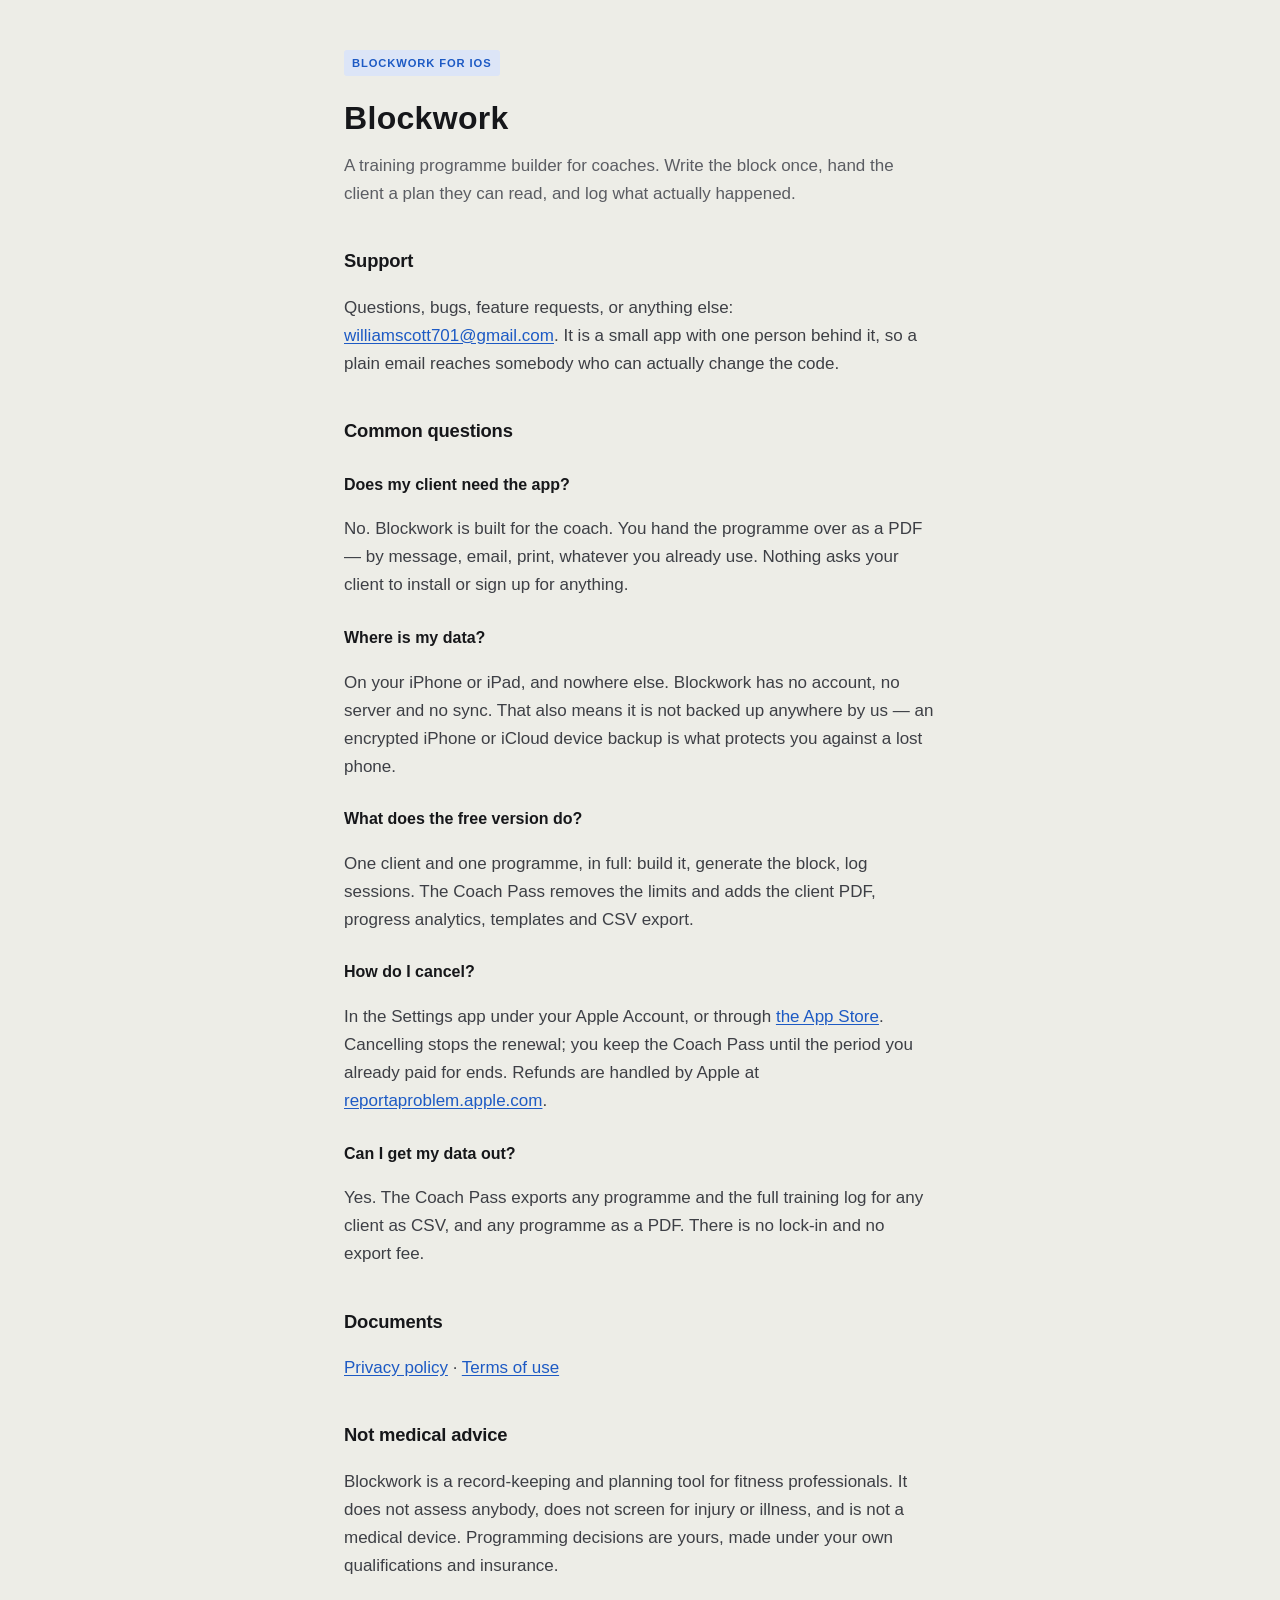
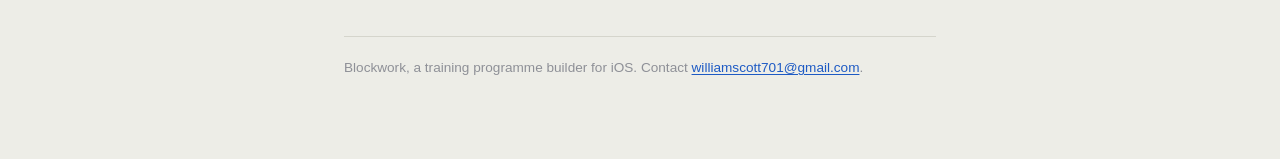
<file: index.html>
<!doctype html>
<html lang="en">
<head>
<meta charset="utf-8">
<meta name="viewport" content="width=device-width, initial-scale=1">
<title>Blockwork — Support</title>
<meta name="description" content="Support, privacy policy and terms of use for Blockwork, a training programme builder for personal trainers.">
<link rel="stylesheet" href="style.css">
<meta name="apple-itunes-app" content="app-id=6821267444">
<meta property="og:title" content="Blockwork — Support">
<meta property="og:description" content="Support, privacy policy and terms of use for Blockwork, a training programme builder for personal trainers.">
<meta property="og:type" content="website">
<meta property="og:url" content="https://williamscott701.github.io/blockwork-support/">
</head>
<body>
<span class="tag">Blockwork for iOS</span>
<h1>Blockwork</h1>
<p class="sub">A training programme builder for coaches. Write the block once,
hand the client a plan they can read, and log what actually happened.</p>

<h2>Support</h2>
<p>Questions, bugs, feature requests, or anything else:
<a href="mailto:williamscott701@gmail.com?subject=Blockwork">williamscott701@gmail.com</a>.
It is a small app with one person behind it, so a plain email reaches
somebody who can actually change the code.</p>

<h2>Common questions</h2>

<h3>Does my client need the app?</h3>
<p>No. Blockwork is built for the coach. You hand the programme over as a PDF —
by message, email, print, whatever you already use. Nothing asks your client to
install or sign up for anything.</p>

<h3>Where is my data?</h3>
<p>On your iPhone or iPad, and nowhere else. Blockwork has no account, no server
and no sync. That also means it is not backed up anywhere by us — an encrypted
iPhone or iCloud device backup is what protects you against a lost phone.</p>

<h3>What does the free version do?</h3>
<p>One client and one programme, in full: build it, generate the block, log
sessions. The Coach Pass removes the limits and adds the client PDF, progress analytics,
templates and CSV export.</p>

<h3>How do I cancel?</h3>
<p>In the Settings app under your Apple Account, or through
<a href="https://apps.apple.com/account/subscriptions">the App Store</a>.
Cancelling stops the renewal; you keep the Coach Pass until the period you already paid for
ends. Refunds are handled by Apple at
<a href="https://reportaproblem.apple.com">reportaproblem.apple.com</a>.</p>

<h3>Can I get my data out?</h3>
<p>Yes. The Coach Pass exports any programme and the full training log for any client as
CSV, and any programme as a PDF. There is no lock-in and no export fee.</p>

<h2>Documents</h2>
<p><a href="privacy.html">Privacy policy</a> &middot;
<a href="terms.html">Terms of use</a></p>

<h2>Not medical advice</h2>
<p>Blockwork is a record-keeping and planning tool for fitness professionals. It
does not assess anybody, does not screen for injury or illness, and is not a
medical device. Programming decisions are yours, made under your own
qualifications and insurance.</p>

<footer>Blockwork, a training programme builder for iOS.
Contact <a href="mailto:williamscott701@gmail.com">williamscott701@gmail.com</a>.</footer>
</body>
</html>
</file>
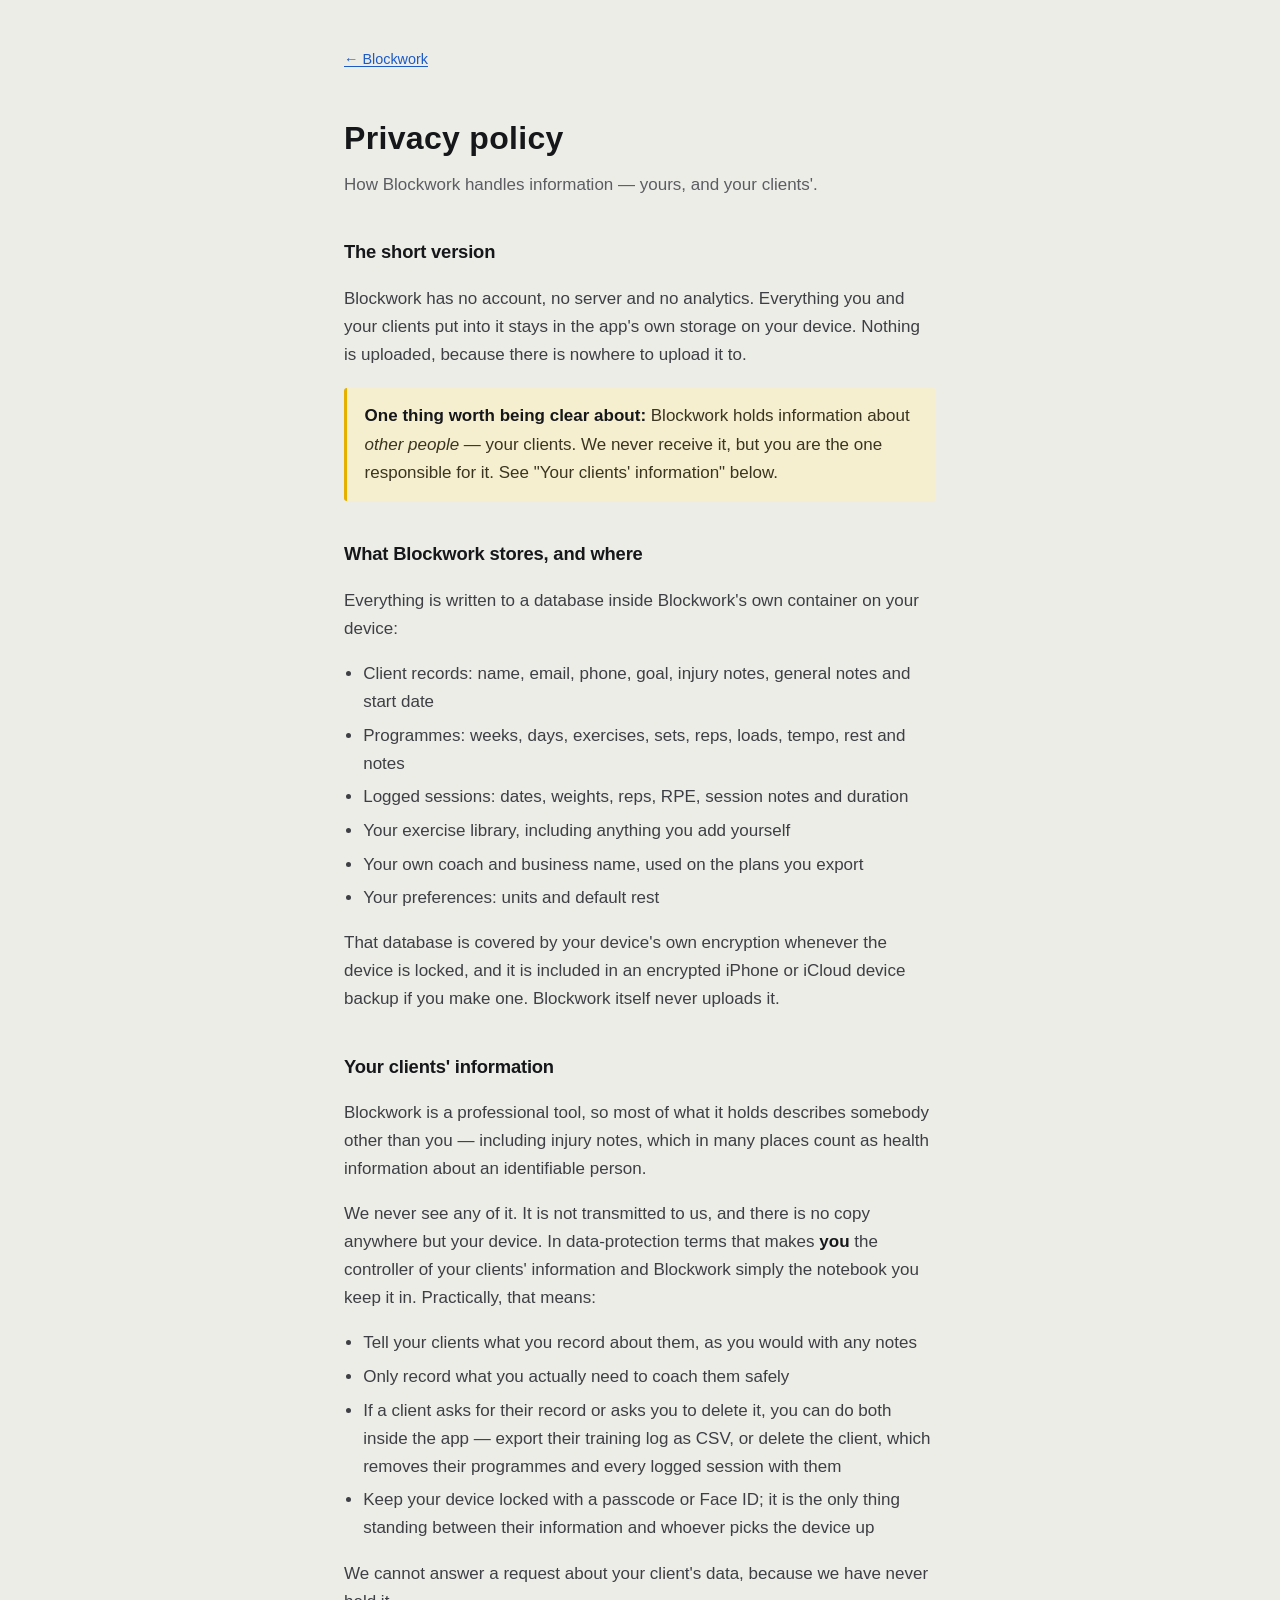
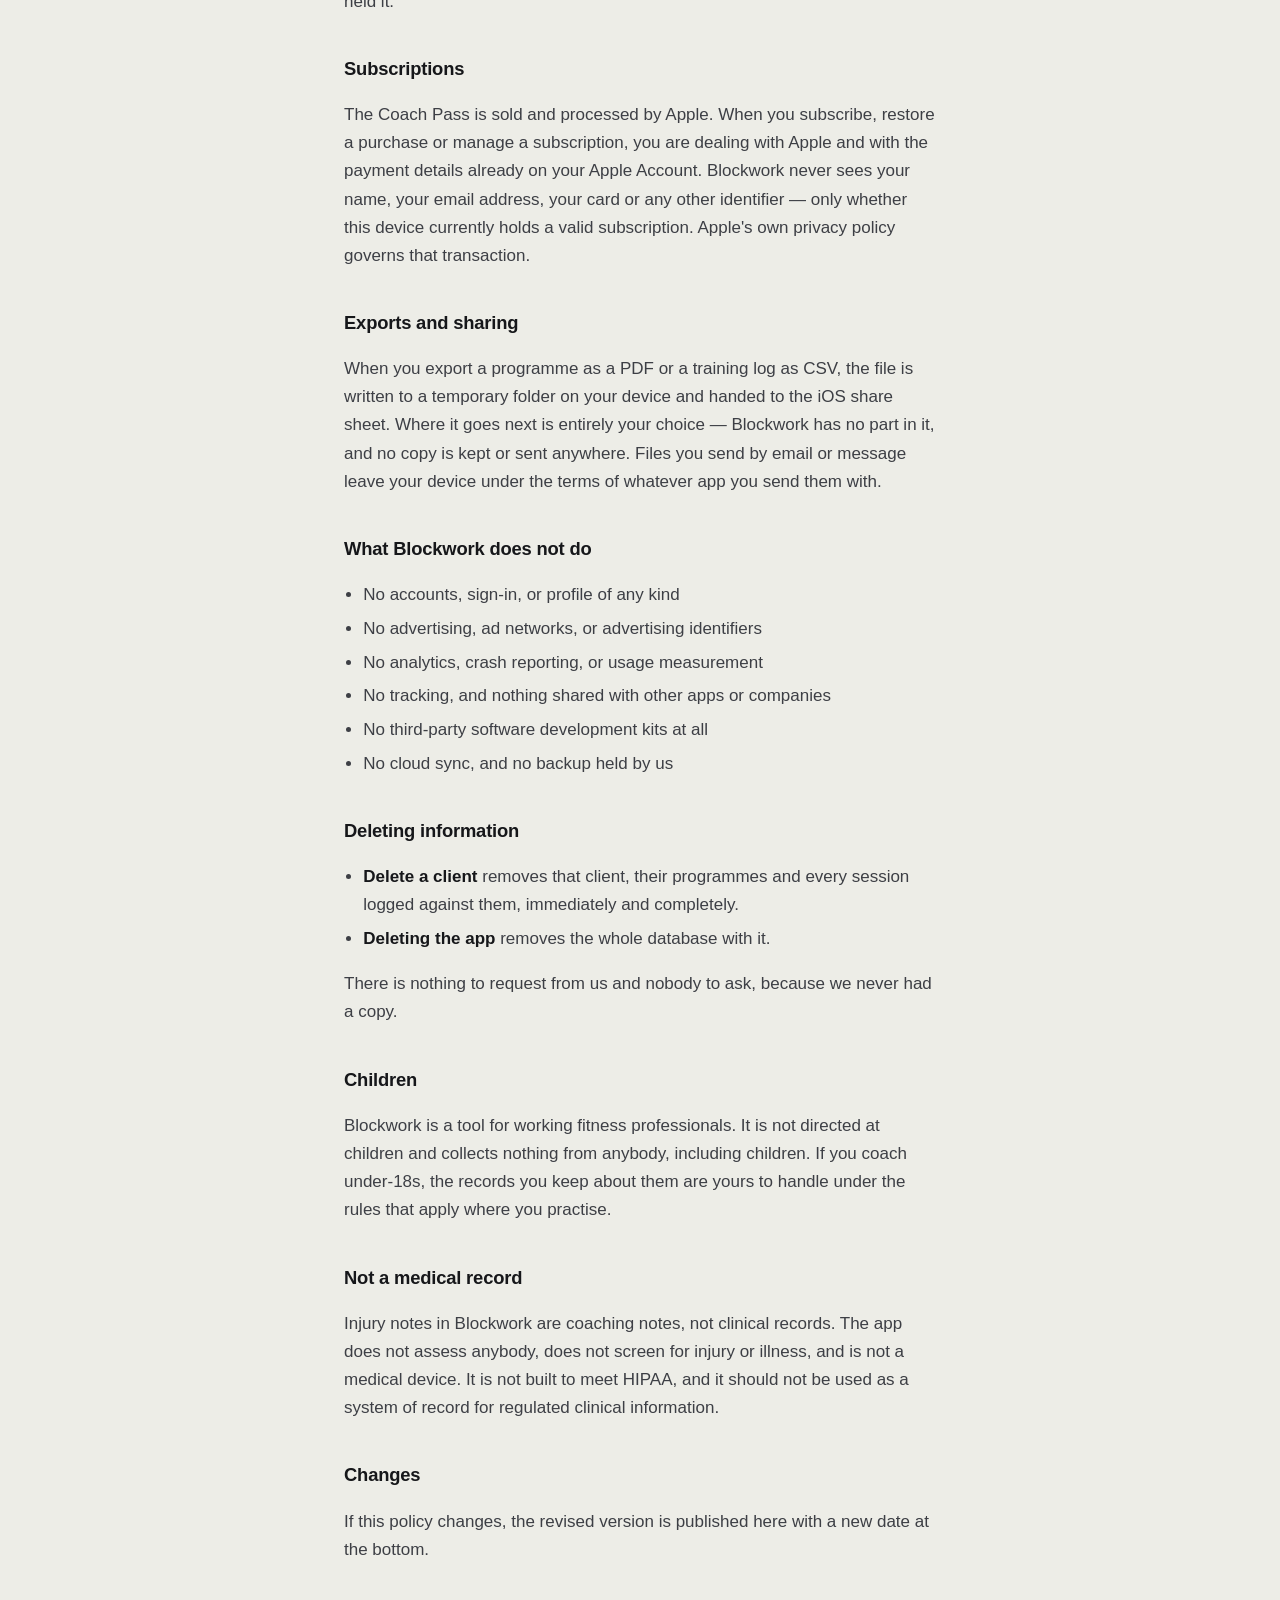
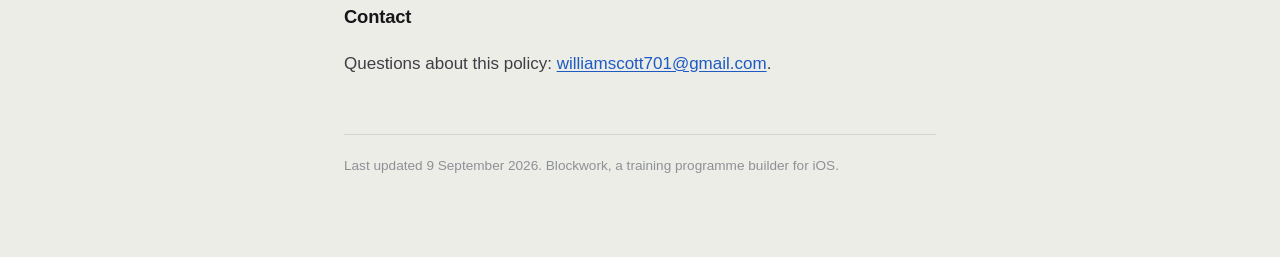
<file: privacy.html>
<!doctype html>
<html lang="en">
<head>
<meta charset="utf-8">
<meta name="viewport" content="width=device-width, initial-scale=1">
<title>Blockwork — Privacy policy</title>
<link rel="stylesheet" href="style.css">
<meta name="apple-itunes-app" content="app-id=6821267444">
<meta name="description" content="How Blockwork handles information — yours, and your clients&#x27;.">
<meta property="og:title" content="Blockwork — Privacy policy">
<meta property="og:description" content="How Blockwork handles information — yours, and your clients&#x27;.">
<meta property="og:type" content="website">
<meta property="og:url" content="https://williamscott701.github.io/blockwork-support/privacy.html">
</head>
<body>
<nav><a href="index.html">&larr; Blockwork</a></nav>
<h1>Privacy policy</h1>
<p class="sub">How Blockwork handles information — yours, and your clients'.</p>

<h2>The short version</h2>
<p>Blockwork has no account, no server and no analytics. Everything you and your
clients put into it stays in the app's own storage on your device. Nothing is
uploaded, because there is nowhere to upload it to.</p>

<div class="callout">
<p><strong>One thing worth being clear about:</strong> Blockwork holds
information about <em>other people</em> — your clients. We never receive it,
but you are the one responsible for it. See "Your clients' information" below.</p>
</div>

<h2>What Blockwork stores, and where</h2>
<p>Everything is written to a database inside Blockwork's own container on your
device:</p>
<ul>
  <li>Client records: name, email, phone, goal, injury notes, general notes and start date</li>
  <li>Programmes: weeks, days, exercises, sets, reps, loads, tempo, rest and notes</li>
  <li>Logged sessions: dates, weights, reps, RPE, session notes and duration</li>
  <li>Your exercise library, including anything you add yourself</li>
  <li>Your own coach and business name, used on the plans you export</li>
  <li>Your preferences: units and default rest</li>
</ul>
<p>That database is covered by your device's own encryption whenever the device
is locked, and it is included in an encrypted iPhone or iCloud device backup if
you make one. Blockwork itself never uploads it.</p>

<h2>Your clients' information</h2>
<p>Blockwork is a professional tool, so most of what it holds describes somebody
other than you — including injury notes, which in many places count as health
information about an identifiable person.</p>
<p>We never see any of it. It is not transmitted to us, and there is no copy
anywhere but your device. In data-protection terms that makes <strong>you</strong>
the controller of your clients' information and Blockwork simply the notebook
you keep it in. Practically, that means:</p>
<ul>
  <li>Tell your clients what you record about them, as you would with any notes</li>
  <li>Only record what you actually need to coach them safely</li>
  <li>If a client asks for their record or asks you to delete it, you can do
      both inside the app — export their training log as CSV, or delete the
      client, which removes their programmes and every logged session with them</li>
  <li>Keep your device locked with a passcode or Face ID; it is the only thing
      standing between their information and whoever picks the device up</li>
</ul>
<p>We cannot answer a request about your client's data, because we have never
held it.</p>

<h2>Subscriptions</h2>
<p>The Coach Pass is sold and processed by Apple. When you subscribe, restore a
purchase or manage a subscription, you are dealing with Apple and with the
payment details already on your Apple Account. Blockwork never sees your name,
your email address, your card or any other identifier — only whether this device
currently holds a valid subscription. Apple's own privacy policy governs that
transaction.</p>

<h2>Exports and sharing</h2>
<p>When you export a programme as a PDF or a training log as CSV, the file is
written to a temporary folder on your device and handed to the iOS share sheet.
Where it goes next is entirely your choice — Blockwork has no part in it, and no
copy is kept or sent anywhere. Files you send by email or message leave your
device under the terms of whatever app you send them with.</p>

<h2>What Blockwork does not do</h2>
<ul>
  <li>No accounts, sign-in, or profile of any kind</li>
  <li>No advertising, ad networks, or advertising identifiers</li>
  <li>No analytics, crash reporting, or usage measurement</li>
  <li>No tracking, and nothing shared with other apps or companies</li>
  <li>No third-party software development kits at all</li>
  <li>No cloud sync, and no backup held by us</li>
</ul>

<h2>Deleting information</h2>
<ul>
  <li><strong>Delete a client</strong> removes that client, their programmes and
      every session logged against them, immediately and completely.</li>
  <li><strong>Deleting the app</strong> removes the whole database with it.</li>
</ul>
<p>There is nothing to request from us and nobody to ask, because we never had a
copy.</p>

<h2>Children</h2>
<p>Blockwork is a tool for working fitness professionals. It is not directed at
children and collects nothing from anybody, including children. If you coach
under-18s, the records you keep about them are yours to handle under the rules
that apply where you practise.</p>

<h2>Not a medical record</h2>
<p>Injury notes in Blockwork are coaching notes, not clinical records. The app
does not assess anybody, does not screen for injury or illness, and is not a
medical device. It is not built to meet HIPAA, and it should not be used as a
system of record for regulated clinical information.</p>

<h2>Changes</h2>
<p>If this policy changes, the revised version is published here with a new date
at the bottom.</p>

<h2>Contact</h2>
<p>Questions about this policy:
<a href="mailto:williamscott701@gmail.com?subject=Blockwork%20privacy">williamscott701@gmail.com</a>.</p>

<footer>Last updated 9 September 2026. Blockwork, a training programme builder for iOS.</footer>
</body>
</html>
</file>
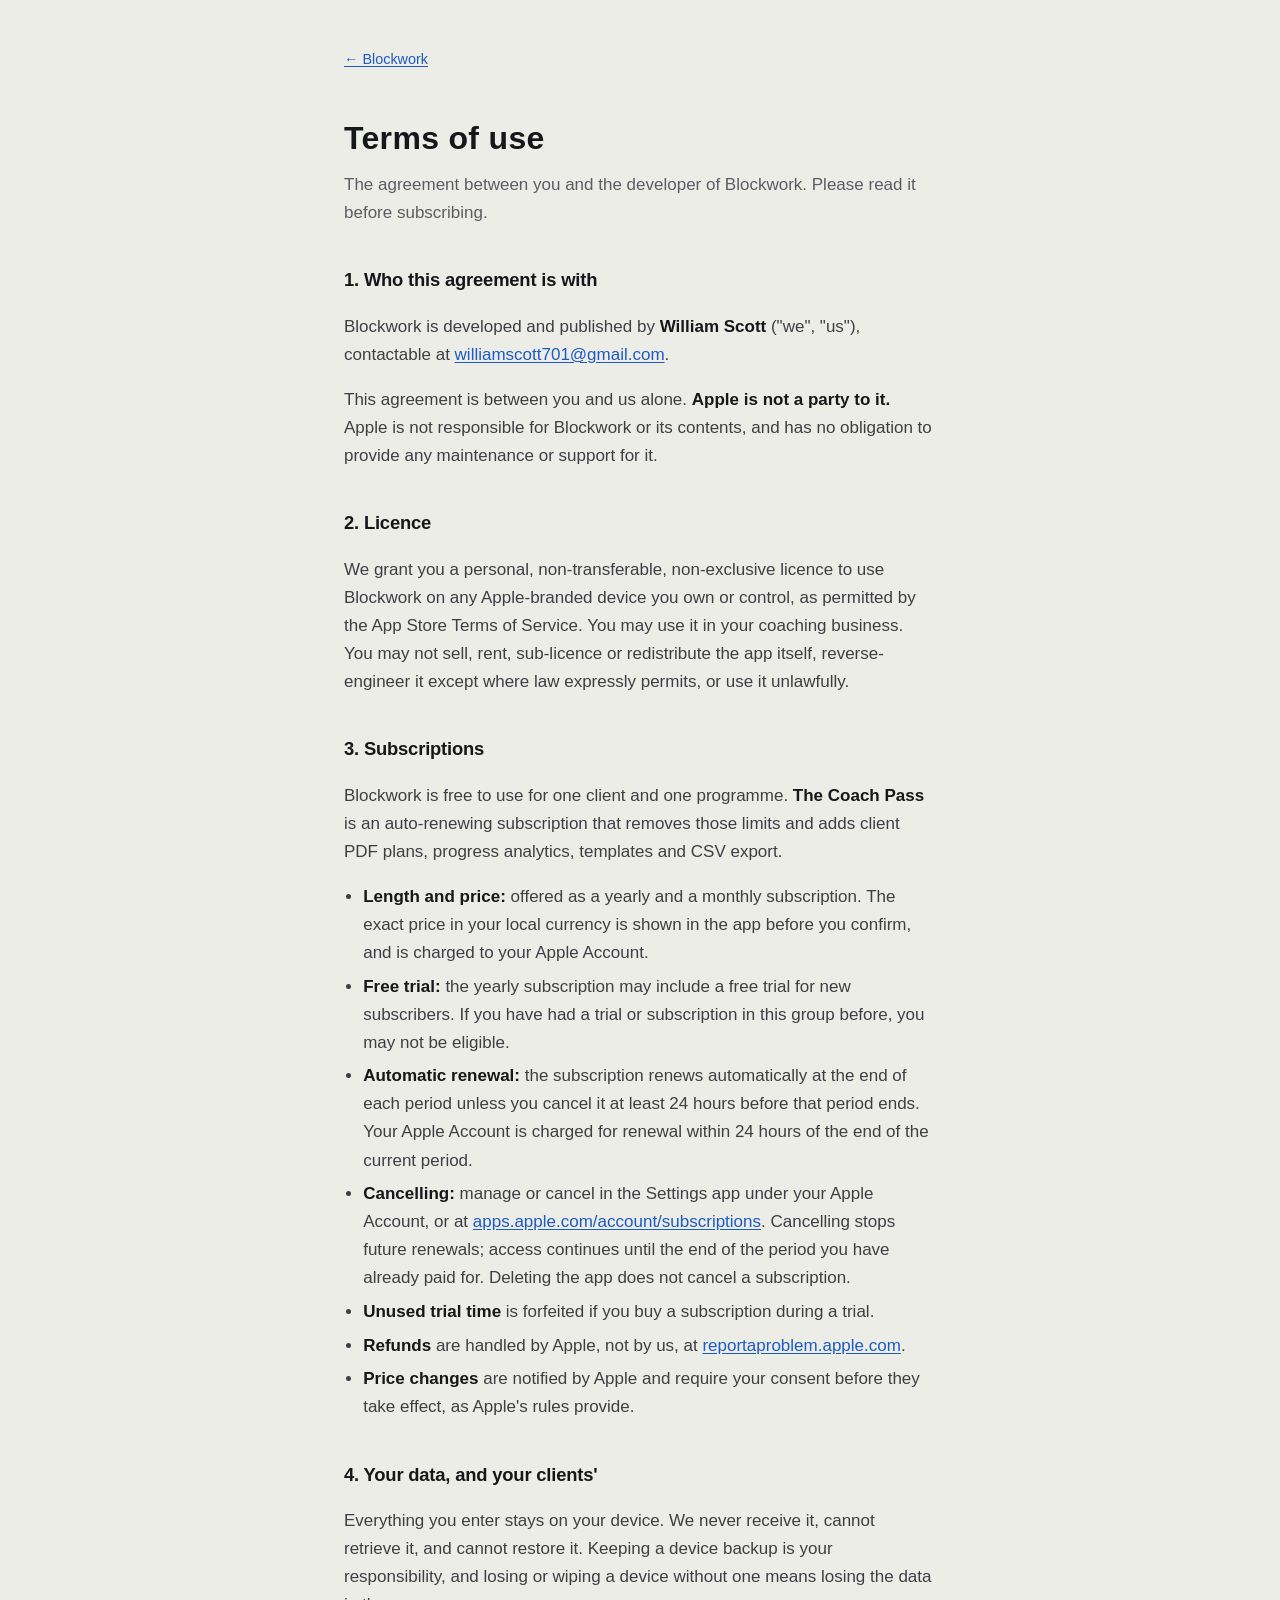
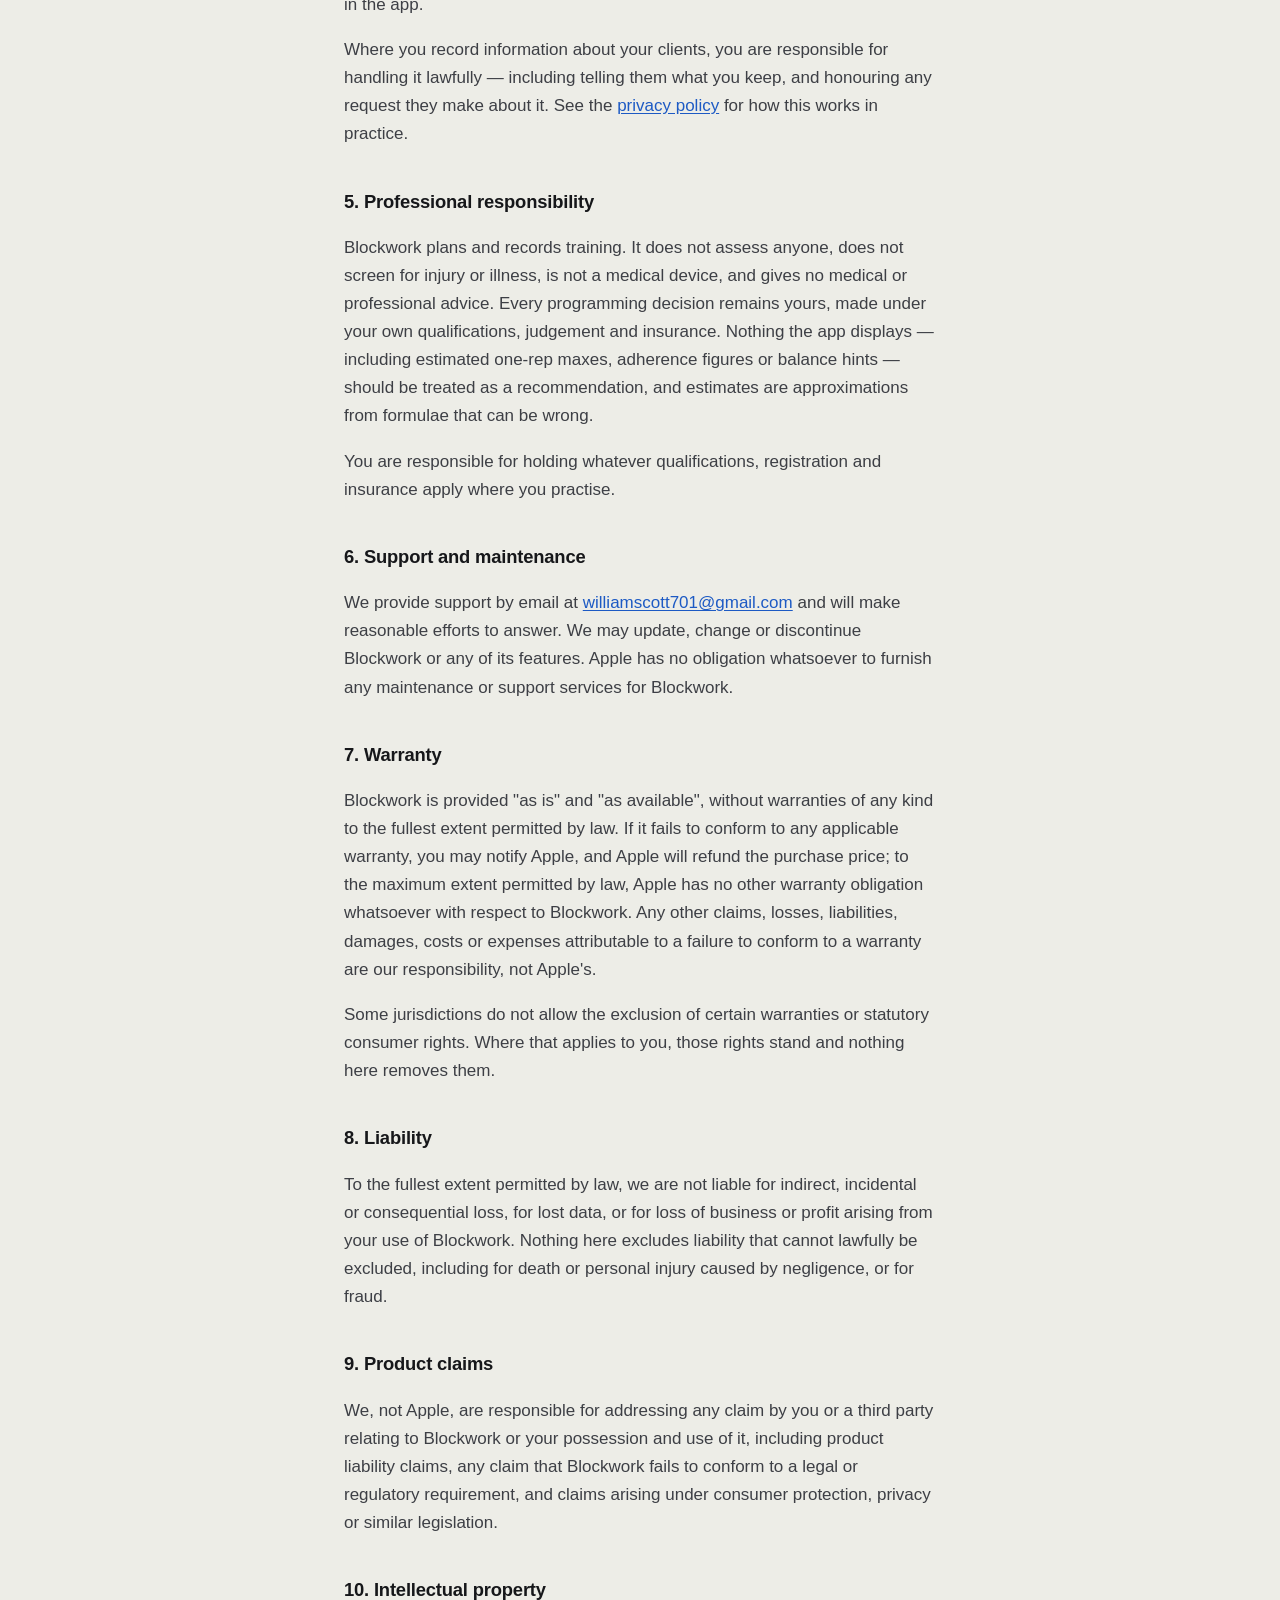
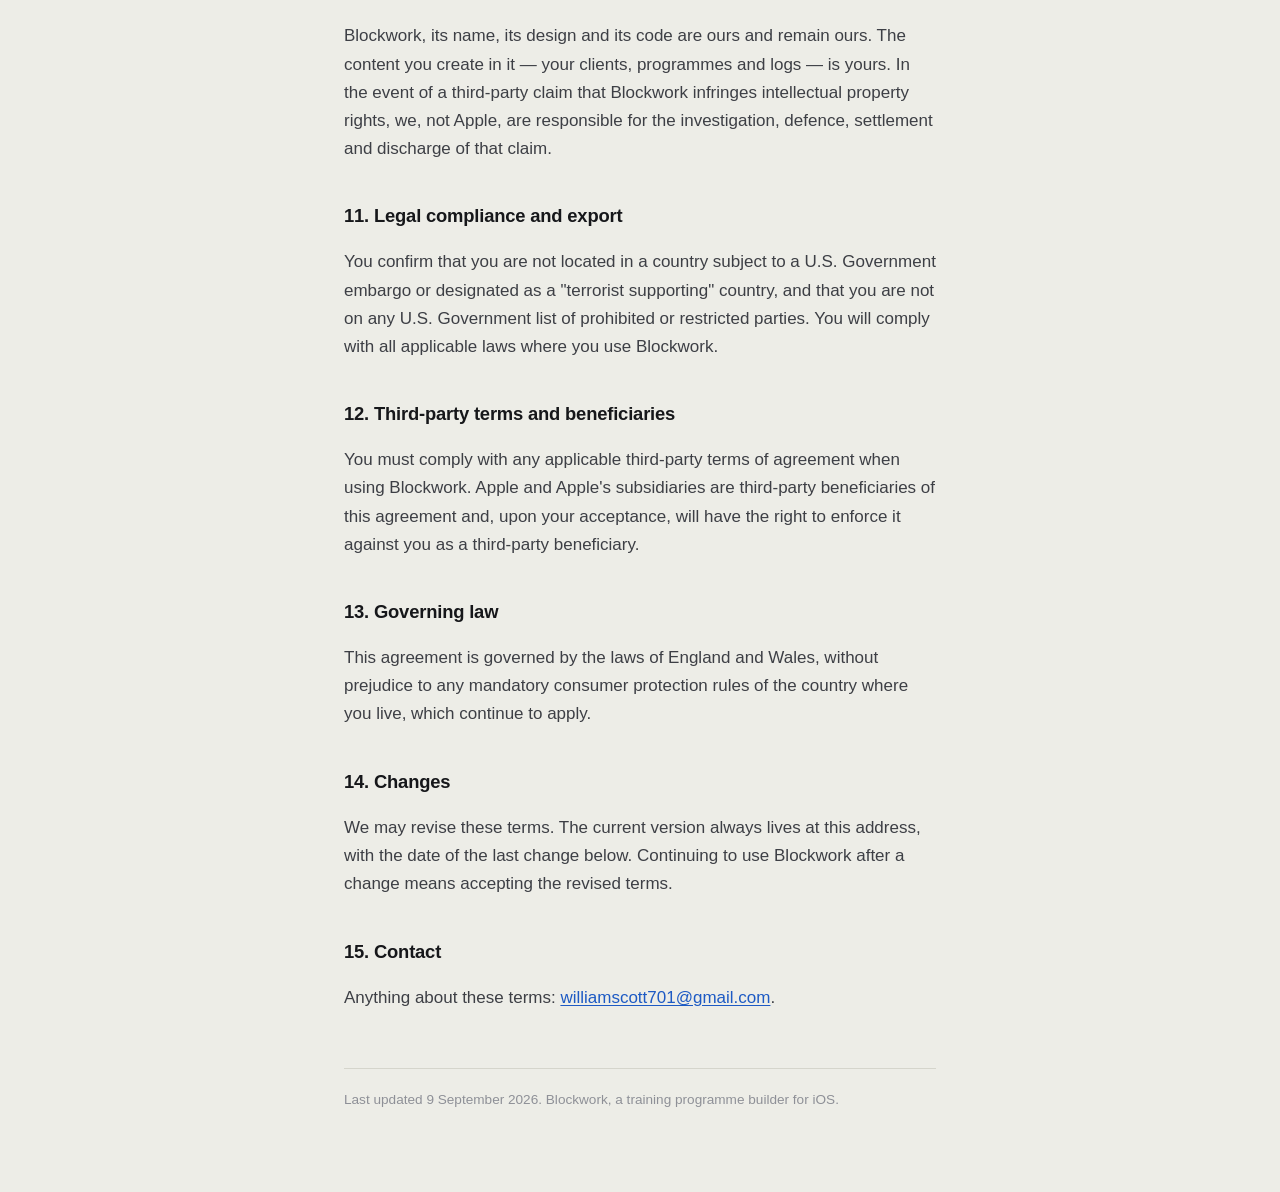
<file: terms.html>
<!doctype html>
<html lang="en">
<head>
<meta charset="utf-8">
<meta name="viewport" content="width=device-width, initial-scale=1">
<title>Blockwork — Terms of use</title>
<link rel="stylesheet" href="style.css">
<meta name="apple-itunes-app" content="app-id=6821267444">
<meta name="description" content="The agreement between you and the developer of Blockwork. Please read it before subscribing.">
<meta property="og:title" content="Blockwork — Terms of use">
<meta property="og:description" content="The agreement between you and the developer of Blockwork. Please read it before subscribing.">
<meta property="og:type" content="website">
<meta property="og:url" content="https://williamscott701.github.io/blockwork-support/terms.html">
</head>
<body>
<nav><a href="index.html">&larr; Blockwork</a></nav>
<h1>Terms of use</h1>
<p class="sub">The agreement between you and the developer of Blockwork.
Please read it before subscribing.</p>

<h2>1. Who this agreement is with</h2>
<p>Blockwork is developed and published by <strong>William Scott</strong>
("we", "us"), contactable at
<a href="mailto:williamscott701@gmail.com">williamscott701@gmail.com</a>.</p>
<p>This agreement is between you and us alone. <strong>Apple is not a party to
it.</strong> Apple is not responsible for Blockwork or its contents, and has no
obligation to provide any maintenance or support for it.</p>

<h2>2. Licence</h2>
<p>We grant you a personal, non-transferable, non-exclusive licence to use
Blockwork on any Apple-branded device you own or control, as permitted by the
App Store Terms of Service. You may use it in your coaching business. You may
not sell, rent, sub-licence or redistribute the app itself, reverse-engineer it
except where law expressly permits, or use it unlawfully.</p>

<h2>3. Subscriptions</h2>
<p>Blockwork is free to use for one client and one programme. <strong>The Coach Pass</strong> is an auto-renewing subscription that removes those limits and adds
client PDF plans, progress analytics, templates and CSV export.</p>
<ul>
  <li><strong>Length and price:</strong> offered as a yearly and a monthly
      subscription. The exact price in your local currency is shown in the app
      before you confirm, and is charged to your Apple Account.</li>
  <li><strong>Free trial:</strong> the yearly subscription may include a free
      trial for new subscribers. If you have had a trial or subscription in this
      group before, you may not be eligible.</li>
  <li><strong>Automatic renewal:</strong> the subscription renews automatically
      at the end of each period unless you cancel it at least 24 hours before
      that period ends. Your Apple Account is charged for renewal within 24
      hours of the end of the current period.</li>
  <li><strong>Cancelling:</strong> manage or cancel in the Settings app under
      your Apple Account, or at
      <a href="https://apps.apple.com/account/subscriptions">apps.apple.com/account/subscriptions</a>.
      Cancelling stops future renewals; access continues until the end of the
      period you have already paid for. Deleting the app does not cancel a
      subscription.</li>
  <li><strong>Unused trial time</strong> is forfeited if you buy a subscription
      during a trial.</li>
  <li><strong>Refunds</strong> are handled by Apple, not by us, at
      <a href="https://reportaproblem.apple.com">reportaproblem.apple.com</a>.</li>
  <li><strong>Price changes</strong> are notified by Apple and require your
      consent before they take effect, as Apple's rules provide.</li>
</ul>

<h2>4. Your data, and your clients'</h2>
<p>Everything you enter stays on your device. We never receive it, cannot
retrieve it, and cannot restore it. Keeping a device backup is your
responsibility, and losing or wiping a device without one means losing the data
in the app.</p>
<p>Where you record information about your clients, you are responsible for
handling it lawfully — including telling them what you keep, and honouring any
request they make about it. See the
<a href="privacy.html">privacy policy</a> for how this works in practice.</p>

<h2>5. Professional responsibility</h2>
<p>Blockwork plans and records training. It does not assess anyone, does not
screen for injury or illness, is not a medical device, and gives no medical or
professional advice. Every programming decision remains yours, made under your
own qualifications, judgement and insurance. Nothing the app displays —
including estimated one-rep maxes, adherence figures or balance hints — should
be treated as a recommendation, and estimates are approximations from formulae
that can be wrong.</p>
<p>You are responsible for holding whatever qualifications, registration and
insurance apply where you practise.</p>

<h2>6. Support and maintenance</h2>
<p>We provide support by email at
<a href="mailto:williamscott701@gmail.com">williamscott701@gmail.com</a> and
will make reasonable efforts to answer. We may update, change or discontinue
Blockwork or any of its features. Apple has no obligation whatsoever to furnish
any maintenance or support services for Blockwork.</p>

<h2>7. Warranty</h2>
<p>Blockwork is provided "as is" and "as available", without warranties of any
kind to the fullest extent permitted by law. If it fails to conform to any
applicable warranty, you may notify Apple, and Apple will refund the purchase
price; to the maximum extent permitted by law, Apple has no other warranty
obligation whatsoever with respect to Blockwork. Any other claims, losses,
liabilities, damages, costs or expenses attributable to a failure to conform to
a warranty are our responsibility, not Apple's.</p>
<p>Some jurisdictions do not allow the exclusion of certain warranties or
statutory consumer rights. Where that applies to you, those rights stand and
nothing here removes them.</p>

<h2>8. Liability</h2>
<p>To the fullest extent permitted by law, we are not liable for indirect,
incidental or consequential loss, for lost data, or for loss of business or
profit arising from your use of Blockwork. Nothing here excludes liability that
cannot lawfully be excluded, including for death or personal injury caused by
negligence, or for fraud.</p>

<h2>9. Product claims</h2>
<p>We, not Apple, are responsible for addressing any claim by you or a third
party relating to Blockwork or your possession and use of it, including product
liability claims, any claim that Blockwork fails to conform to a legal or
regulatory requirement, and claims arising under consumer protection, privacy or
similar legislation.</p>

<h2>10. Intellectual property</h2>
<p>Blockwork, its name, its design and its code are ours and remain ours. The
content you create in it — your clients, programmes and logs — is yours. In the
event of a third-party claim that Blockwork infringes intellectual property
rights, we, not Apple, are responsible for the investigation, defence,
settlement and discharge of that claim.</p>

<h2>11. Legal compliance and export</h2>
<p>You confirm that you are not located in a country subject to a U.S.
Government embargo or designated as a "terrorist supporting" country, and that
you are not on any U.S. Government list of prohibited or restricted parties. You
will comply with all applicable laws where you use Blockwork.</p>

<h2>12. Third-party terms and beneficiaries</h2>
<p>You must comply with any applicable third-party terms of agreement when using
Blockwork. Apple and Apple's subsidiaries are third-party beneficiaries of this
agreement and, upon your acceptance, will have the right to enforce it against
you as a third-party beneficiary.</p>

<h2>13. Governing law</h2>
<p>This agreement is governed by the laws of England and Wales, without
prejudice to any mandatory consumer protection rules of the country where you
live, which continue to apply.</p>

<h2>14. Changes</h2>
<p>We may revise these terms. The current version always lives at this address,
with the date of the last change below. Continuing to use Blockwork after a
change means accepting the revised terms.</p>

<h2>15. Contact</h2>
<p>Anything about these terms:
<a href="mailto:williamscott701@gmail.com?subject=Blockwork%20terms">williamscott701@gmail.com</a>.</p>

<footer>Last updated 9 September 2026. Blockwork, a training programme builder for iOS.</footer>
</body>
</html>
</file>
<file: style.css>
:root { color-scheme: light dark; }
* { box-sizing: border-box; }
body {
  margin: 0 auto; padding: 3rem 1.5rem 5rem; max-width: 40rem;
  font: 17px/1.65 -apple-system, BlinkMacSystemFont, "Segoe UI", Roboto, sans-serif;
  background: #EDEDE7; color: #16171A;
}
h1 { font-size: 2rem; font-weight: 900; font-stretch: expanded; letter-spacing: .01em; margin: 0 0 .4rem; }
.sub { color: #5B5D63; margin: 0 0 2rem; }
h2 { font-size: 1.15rem; font-weight: 650; letter-spacing: -.01em;
     margin: 2.4rem 0 .6rem; }
h3 { font-size: 1rem; font-weight: 650; margin: 1.6rem 0 .4rem; }
p, li { color: #3D3F45; }
li { margin: .35rem 0; }
ul { padding-left: 1.2rem; }
a { color: #1D5AC4; text-underline-offset: 2px; }
strong { color: #16171A; }
.tag { display: inline-block; font-size: .7rem; font-weight: 650; letter-spacing: .08em;
       text-transform: uppercase; color: #1D5AC4; background: #DCE5F7;
       padding: .25rem .5rem; border-radius: 3px; margin-bottom: 1rem; }
.callout { background: #F6EFCF; border-left: 3px solid #E5B000;
           padding: .9rem 1.1rem; border-radius: 3px; margin: 1.2rem 0; }
.callout p { margin: 0; color: #3A3420; }
nav { margin: 0 0 2.5rem; font-size: .9rem; }
nav a { margin-right: 1rem; }
footer { margin-top: 3.5rem; padding-top: 1.25rem;
         border-top: 1px solid #D5D5CC; color: #8E9097; font-size: .85rem; }
@media (prefers-color-scheme: dark) {
  body { background: #111214; color: #F3F3EF; }
  p, li { color: #B4B6BD; }
  strong, h1, h2, h3 { color: #F3F3EF; }
  .sub { color: #9A9CA3; }
  a { color: #6F9CFF; }
  .tag { color: #6F9CFF; background: #1C2333; }
  .callout { background: #26241A; border-left-color: #E5B000; }
  .callout p { color: #D8D4C2; }
  footer { border-color: #30323A; color: #7D8089; }
}
</file>
